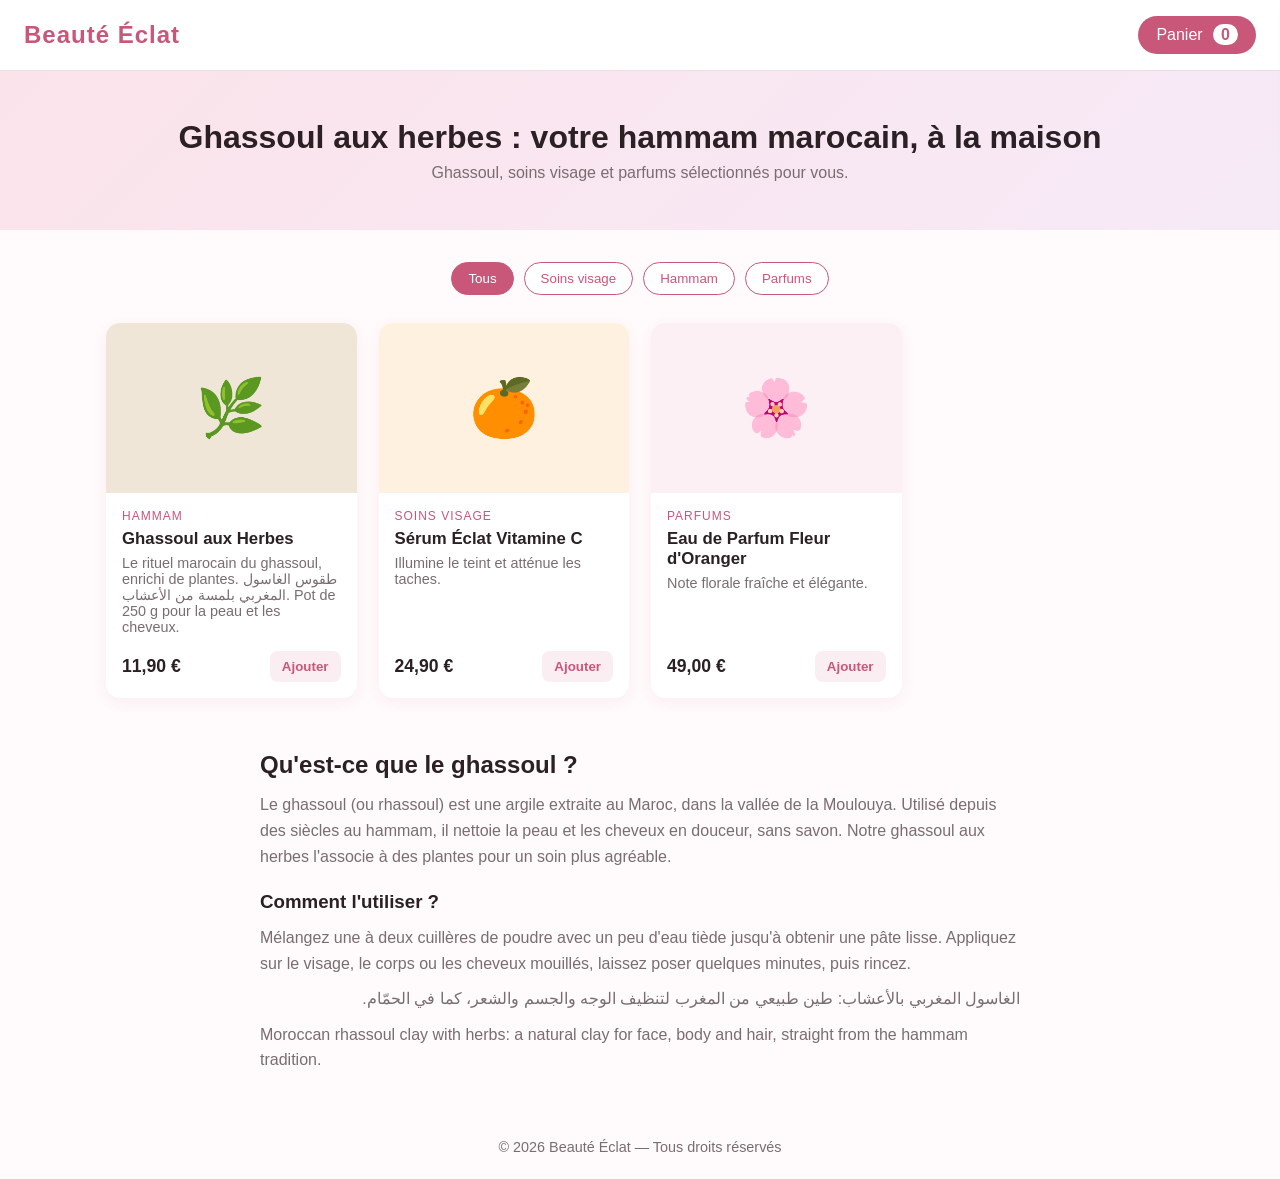
<file: index.html>
<!DOCTYPE html>
<html lang="fr">
<head>
  <meta charset="UTF-8">
  <meta name="viewport" content="width=device-width, initial-scale=1.0">
  <title>Ghassoul aux herbes marocain (rhassoul) | Beauté Éclat</title>
  <meta name="description" content="Ghassoul aux herbes 100 % marocain, pot de 250 g : le rituel du hammam à la maison pour le visage, le corps et les cheveux. Aussi appelé rhassoul, غاسول, Lavaerde.">
  <link rel="canonical" href="https://ventehim25.github.io/produit-cosmetique-/">
  <meta property="og:type" content="website">
  <meta property="og:title" content="Ghassoul aux herbes marocain | Beauté Éclat">
  <meta property="og:description" content="Votre hammam marocain, à la maison. Ghassoul aux plantes, pot de 250 g.">
  <meta property="og:url" content="https://ventehim25.github.io/produit-cosmetique-/">
  <meta property="og:locale" content="fr_FR">
  <meta property="og:locale:alternate" content="ar_MA">
  <link rel="stylesheet" href="style.css">
  <script type="application/ld+json">
  {
    "@context": "https://schema.org",
    "@type": "Product",
    "name": "Ghassoul aux herbes",
    "alternateName": ["Rhassoul aux plantes", "غاسول بالأعشاب", "Moroccan rhassoul clay with herbs", "Lavaerde mit Kräutern"],
    "description": "Argile marocaine (ghassoul) aux plantes, pot de 250 g, pour nettoyer le visage, le corps et les cheveux.",
    "brand": { "@type": "Brand", "name": "Beauté Éclat" },
    "countryOfOrigin": "MA",
    "offers": {
      "@type": "Offer",
      "price": "11.90",
      "priceCurrency": "EUR",
      "availability": "https://schema.org/InStock",
      "url": "https://ventehim25.github.io/produit-cosmetique-/"
    }
  }
  </script>
</head>
<body>
  <header class="entete">
    <h1 class="logo">Beauté Éclat</h1>
    <button class="bouton-panier" id="ouvrirPanier">
      Panier <span class="compteur" id="compteur">0</span>
    </button>
  </header>

  <section class="banniere">
    <h2>Ghassoul aux herbes : votre hammam marocain, à la maison</h2>
    <p>Ghassoul, soins visage et parfums sélectionnés pour vous.</p>
  </section>

  <main class="contenu">
    <div class="filtres" id="filtres">
      <button class="filtre actif" data-categorie="tous">Tous</button>
      <button class="filtre" data-categorie="soin">Soins visage</button>
      <button class="filtre" data-categorie="hammam">Hammam</button>
      <button class="filtre" data-categorie="parfum">Parfums</button>
    </div>

    <div class="grille" id="grille"></div>

    <section class="a-propos">
      <h2>Qu'est-ce que le ghassoul ?</h2>
      <p>Le ghassoul (ou rhassoul) est une argile extraite au Maroc, dans la vallée de la Moulouya. Utilisé depuis des siècles au hammam, il nettoie la peau et les cheveux en douceur, sans savon. Notre ghassoul aux herbes l'associe à des plantes pour un soin plus agréable.</p>
      <h3>Comment l'utiliser ?</h3>
      <p>Mélangez une à deux cuillères de poudre avec un peu d'eau tiède jusqu'à obtenir une pâte lisse. Appliquez sur le visage, le corps ou les cheveux mouillés, laissez poser quelques minutes, puis rincez.</p>
      <p lang="ar" dir="rtl">الغاسول المغربي بالأعشاب: طين طبيعي من المغرب لتنظيف الوجه والجسم والشعر، كما في الحمّام.</p>
      <p lang="en">Moroccan rhassoul clay with herbs: a natural clay for face, body and hair, straight from the hammam tradition.</p>
    </section>
  </main>

  <aside class="panier" id="panier">
    <div class="panier-entete">
      <h3>Mon panier</h3>
      <button class="fermer" id="fermerPanier" aria-label="Fermer">×</button>
    </div>
    <ul class="panier-liste" id="panierListe"></ul>
    <div class="panier-pied">
      <p class="total">Total : <strong id="total">0,00 €</strong></p>
      <button class="commander" id="commander">Commander</button>
    </div>
  </aside>
  <div class="voile" id="voile"></div>

  <footer class="pied">
    <p>© 2026 Beauté Éclat — Tous droits réservés</p>
  </footer>

  <script src="script.js"></script>
</body>
</html>
</file>
<file: style.css>
:root {
  --rose: #c8577a;
  --rose-clair: #fbeef2;
  --texte: #2b2024;
  --gris: #7a6d72;
  --fond: #fffafb;
  --blanc: #ffffff;
}

* {
  box-sizing: border-box;
  margin: 0;
  padding: 0;
}

body {
  font-family: "Segoe UI", Arial, sans-serif;
  background: var(--fond);
  color: var(--texte);
}

/* En-tête */
.entete {
  display: flex;
  justify-content: space-between;
  align-items: center;
  padding: 16px 24px;
  background: var(--blanc);
  border-bottom: 1px solid #f0dde3;
  position: sticky;
  top: 0;
  z-index: 10;
}

.logo {
  font-size: 1.5rem;
  color: var(--rose);
  letter-spacing: 1px;
}

.bouton-panier {
  background: var(--rose);
  color: var(--blanc);
  border: none;
  padding: 10px 18px;
  border-radius: 999px;
  cursor: pointer;
  font-size: 1rem;
}

.compteur {
  background: var(--blanc);
  color: var(--rose);
  border-radius: 999px;
  padding: 2px 8px;
  margin-left: 6px;
  font-weight: bold;
}

/* Bannière */
.banniere {
  text-align: center;
  padding: 48px 16px;
  background: linear-gradient(135deg, #fbe3ea, #f6eaf7);
}

.banniere h2 {
  font-size: 2rem;
  margin-bottom: 8px;
}

.banniere p {
  color: var(--gris);
}

/* Filtres */
.contenu {
  max-width: 1100px;
  margin: 0 auto;
  padding: 32px 16px;
}

.filtres {
  display: flex;
  flex-wrap: wrap;
  gap: 10px;
  justify-content: center;
  margin-bottom: 28px;
}

.filtre {
  border: 1px solid var(--rose);
  background: var(--blanc);
  color: var(--rose);
  padding: 8px 16px;
  border-radius: 999px;
  cursor: pointer;
}

.filtre.actif,
.filtre:hover {
  background: var(--rose);
  color: var(--blanc);
}

/* Grille de produits */
.grille {
  display: grid;
  grid-template-columns: repeat(auto-fill, minmax(230px, 1fr));
  gap: 22px;
}

.carte {
  background: var(--blanc);
  border-radius: 14px;
  overflow: hidden;
  box-shadow: 0 4px 14px rgba(200, 87, 122, 0.08);
  display: flex;
  flex-direction: column;
  transition: transform 0.2s;
}

.carte:hover {
  transform: translateY(-4px);
}

.carte-image {
  height: 170px;
  display: flex;
  align-items: center;
  justify-content: center;
  font-size: 3.5rem;
}

.carte-corps {
  padding: 16px;
  display: flex;
  flex-direction: column;
  gap: 6px;
  flex: 1;
}

.carte-categorie {
  font-size: 0.75rem;
  text-transform: uppercase;
  color: var(--rose);
  letter-spacing: 1px;
}

.carte-nom {
  font-size: 1.05rem;
}

.carte-description {
  font-size: 0.9rem;
  color: var(--gris);
  flex: 1;
}

.carte-bas {
  display: flex;
  justify-content: space-between;
  align-items: center;
  margin-top: 10px;
}

.prix {
  font-weight: bold;
  font-size: 1.1rem;
}

.ajouter {
  background: var(--rose-clair);
  color: var(--rose);
  border: none;
  padding: 8px 12px;
  border-radius: 8px;
  cursor: pointer;
  font-weight: 600;
}

.ajouter:hover {
  background: var(--rose);
  color: var(--blanc);
}

/* Panier */
.panier {
  position: fixed;
  top: 0;
  right: -380px;
  width: 360px;
  max-width: 100%;
  height: 100%;
  background: var(--blanc);
  box-shadow: -4px 0 20px rgba(0, 0, 0, 0.1);
  display: flex;
  flex-direction: column;
  transition: right 0.3s;
  z-index: 30;
}

.panier.ouvert {
  right: 0;
}

.panier-entete {
  display: flex;
  justify-content: space-between;
  align-items: center;
  padding: 18px;
  border-bottom: 1px solid #f0dde3;
}

.fermer {
  background: none;
  border: none;
  font-size: 1.8rem;
  cursor: pointer;
  color: var(--gris);
}

.panier-liste {
  list-style: none;
  flex: 1;
  overflow-y: auto;
  padding: 12px 18px;
}

.panier-liste li {
  display: flex;
  justify-content: space-between;
  align-items: center;
  padding: 10px 0;
  border-bottom: 1px solid #f7eaee;
  gap: 8px;
}

.quantite button {
  width: 26px;
  height: 26px;
  border: 1px solid #e6cfd6;
  background: var(--blanc);
  border-radius: 6px;
  cursor: pointer;
}

.quantite span {
  display: inline-block;
  min-width: 22px;
  text-align: center;
}

.vide {
  color: var(--gris);
  text-align: center;
  margin-top: 30px;
  border: none !important;
  justify-content: center !important;
}

.panier-pied {
  padding: 18px;
  border-top: 1px solid #f0dde3;
}

.total {
  margin-bottom: 12px;
  font-size: 1.1rem;
}

.commander {
  width: 100%;
  background: var(--rose);
  color: var(--blanc);
  border: none;
  padding: 12px;
  border-radius: 10px;
  font-size: 1rem;
  cursor: pointer;
}

.voile {
  position: fixed;
  inset: 0;
  background: rgba(0, 0, 0, 0.3);
  display: none;
  z-index: 20;
}

.voile.visible {
  display: block;
}

/* Pied de page */
.pied {
  text-align: center;
  padding: 24px;
  color: var(--gris);
  font-size: 0.9rem;
}

/* Texte de présentation du ghassoul */
.a-propos {
  max-width: 760px;
  margin: 48px auto 0;
  line-height: 1.6;
}

.a-propos h2,
.a-propos h3 {
  margin: 18px 0 8px;
}

.a-propos p {
  color: var(--gris);
  margin-bottom: 10px;
}
</file>
